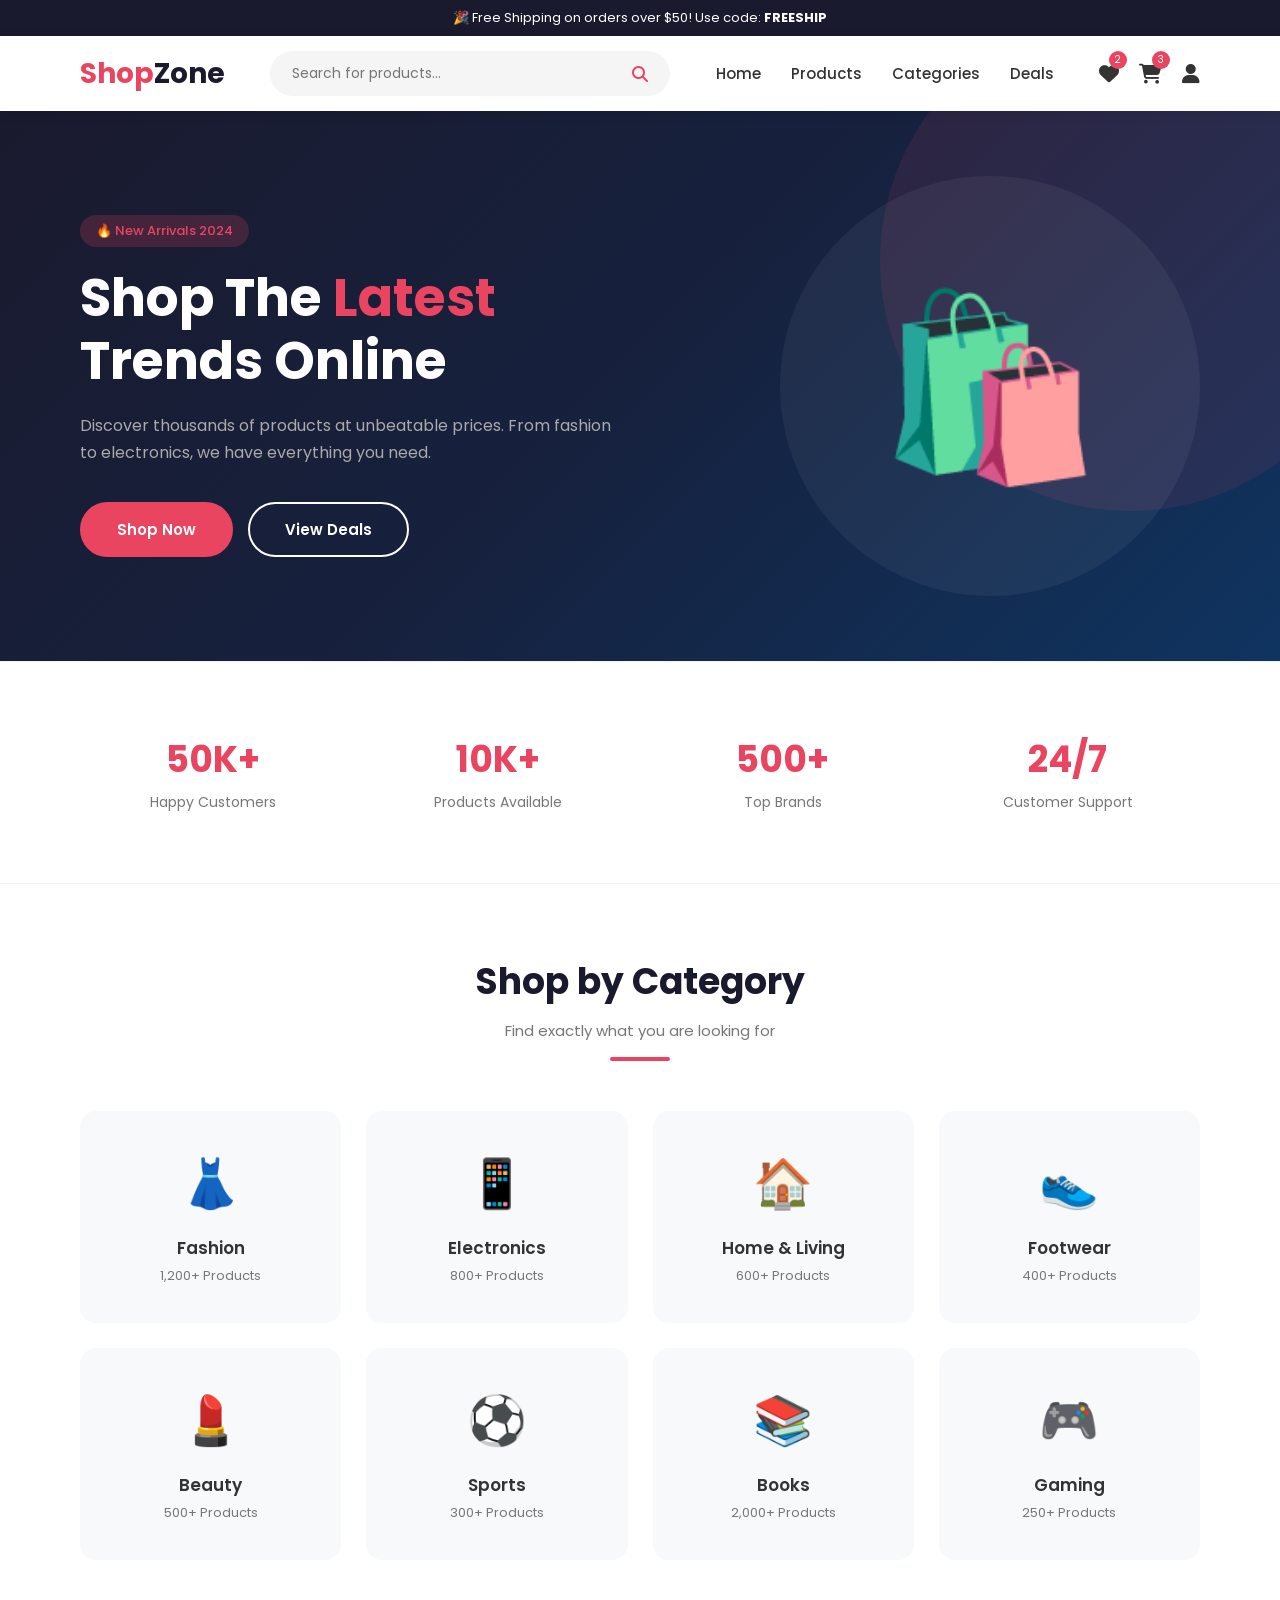
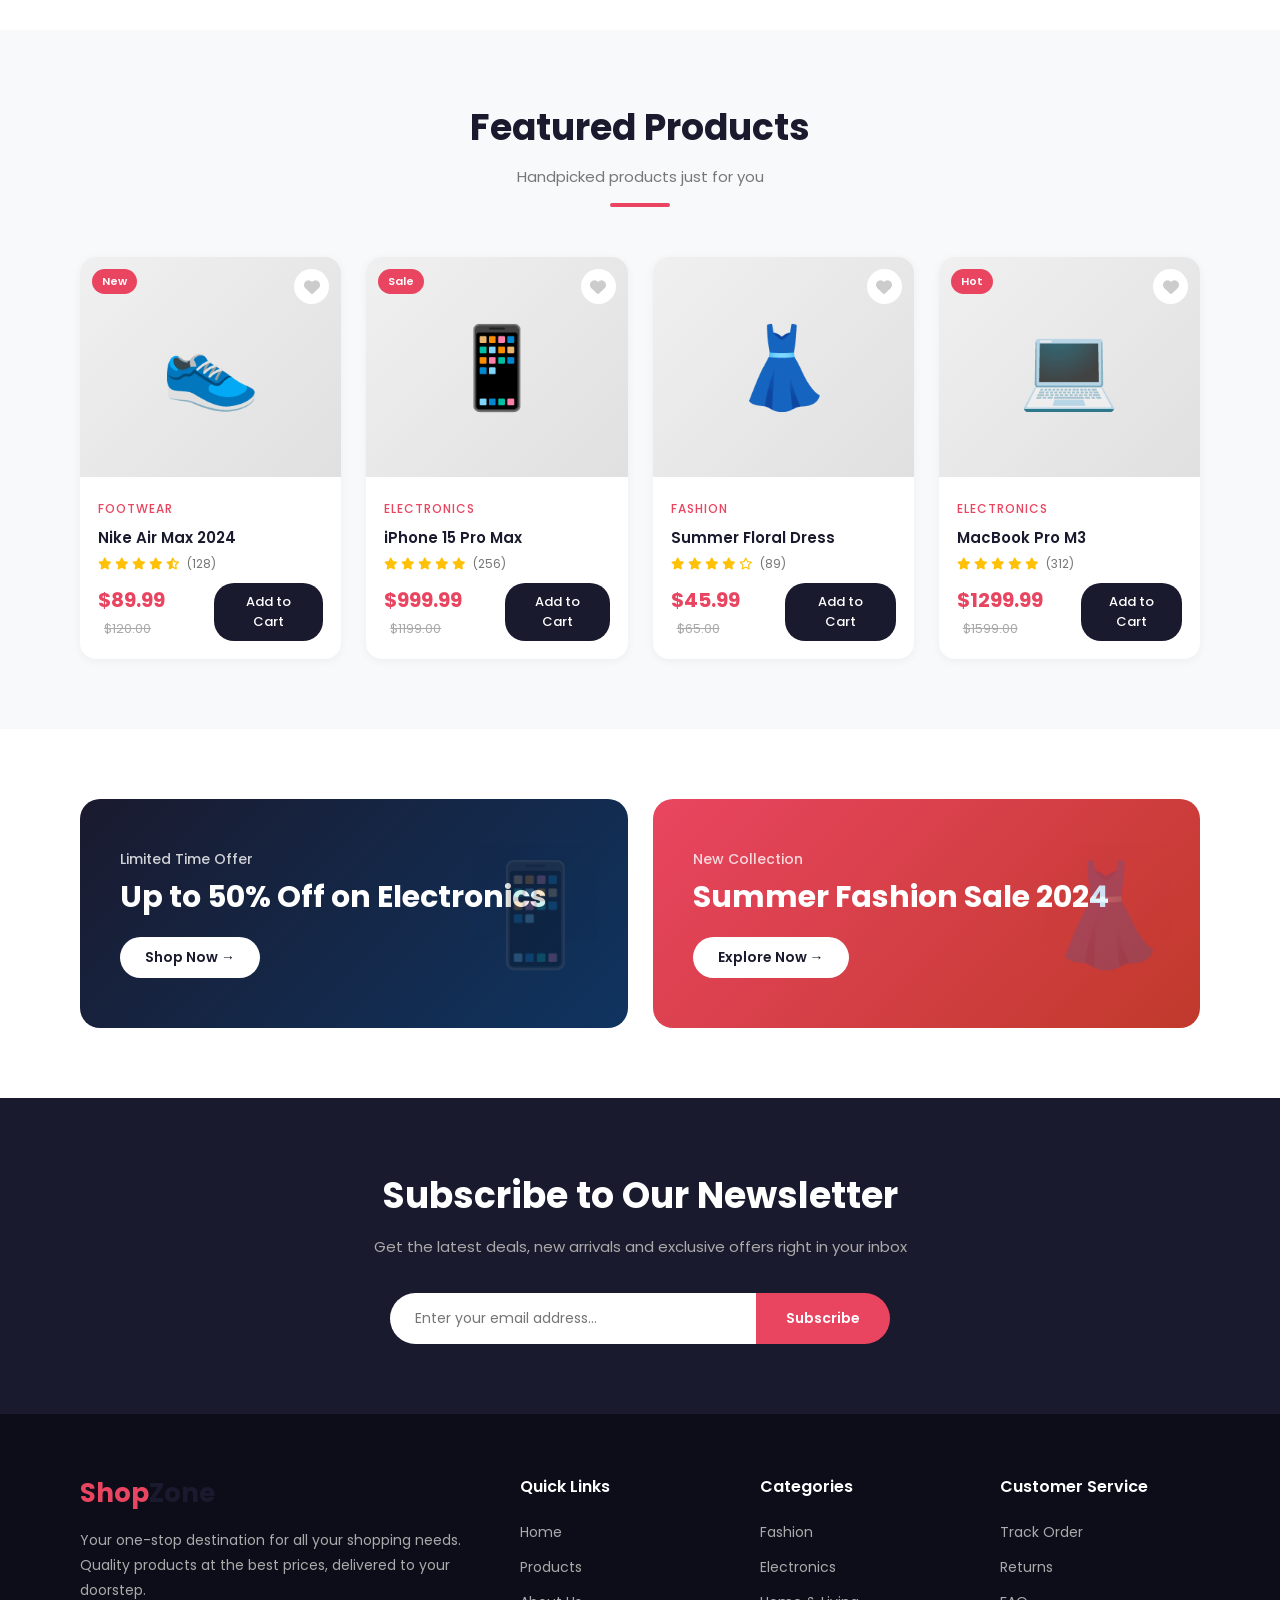
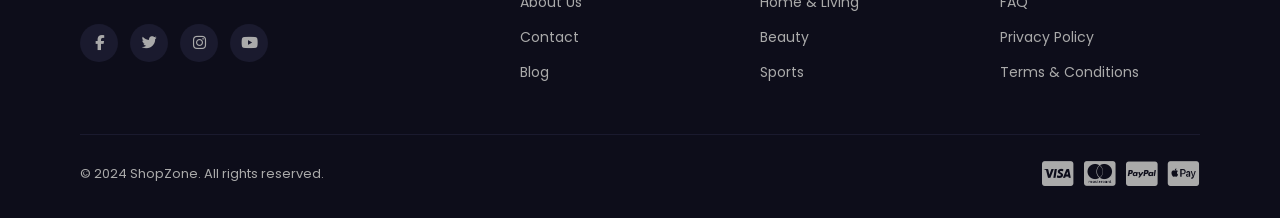
<file: index .html>
<!DOCTYPE html>
<html lang="en">
<head>
    <meta charset="UTF-8">
    <meta name="viewport" content="width=device-width, initial-scale=1.0">
    <title>ShopZone - Online Store</title>
    <link href="https://fonts.googleapis.com/css2?family=Poppins:wght@300;400;500;600;700&display=swap" rel="stylesheet">
    <link rel="stylesheet" href="https://cdnjs.cloudflare.com/ajax/libs/font-awesome/6.4.0/css/all.min.css">
    <style>
        * {
            margin: 0;
            padding: 0;
            box-sizing: border-box;
        }

        body {
            font-family: 'Poppins', sans-serif;
            color: #333;
            background: #fff;
        }

        /* ===== TOP BAR ===== */
        .top-bar {
            background: #1a1a2e;
            color: #fff;
            text-align: center;
            padding: 8px;
            font-size: 13px;
        }

        /* ===== HEADER ===== */
        header {
            background: #fff;
            box-shadow: 0 2px 10px rgba(0,0,0,0.1);
            position: sticky;
            top: 0;
            z-index: 999;
        }

        .navbar {
            display: flex;
            align-items: center;
            justify-content: space-between;
            padding: 15px 80px;
            gap: 20px;
        }

        .logo {
            font-size: 28px;
            font-weight: 700;
            color: #e94560;
            text-decoration: none;
        }

        .logo span {
            color: #1a1a2e;
        }

        .search-bar {
            display: flex;
            align-items: center;
            background: #f5f5f5;
            border-radius: 30px;
            padding: 10px 20px;
            width: 400px;
            border: 2px solid transparent;
            transition: 0.3s;
        }

        .search-bar:focus-within {
            border-color: #e94560;
            background: #fff;
        }

        .search-bar input {
            border: none;
            background: transparent;
            outline: none;
            width: 100%;
            font-size: 14px;
            font-family: 'Poppins', sans-serif;
        }

        .search-bar i {
            color: #e94560;
            cursor: pointer;
            font-size: 16px;
        }

        .nav-links {
            display: flex;
            align-items: center;
            list-style: none;
            gap: 30px;
        }

        .nav-links a {
            text-decoration: none;
            color: #333;
            font-weight: 500;
            font-size: 15px;
            transition: color 0.3s;
        }

        .nav-links a:hover {
            color: #e94560;
        }

        .nav-icons {
            display: flex;
            align-items: center;
            gap: 20px;
        }

        .nav-icons a {
            color: #333;
            font-size: 20px;
            text-decoration: none;
            position: relative;
            transition: color 0.3s;
        }

        .nav-icons a:hover {
            color: #e94560;
        }

        .badge {
            position: absolute;
            top: -8px;
            right: -8px;
            background: #e94560;
            color: #fff;
            border-radius: 50%;
            width: 18px;
            height: 18px;
            font-size: 10px;
            display: flex;
            align-items: center;
            justify-content: center;
        }

        /* ===== HERO SECTION ===== */
        .hero {
            background: linear-gradient(135deg, #1a1a2e 0%, #16213e 50%, #0f3460 100%);
            min-height: 550px;
            display: flex;
            align-items: center;
            padding: 0 80px;
            position: relative;
            overflow: hidden;
        }

        .hero::before {
            content: '';
            position: absolute;
            width: 500px;
            height: 500px;
            background: rgba(233, 69, 96, 0.1);
            border-radius: 50%;
            right: -100px;
            top: -100px;
        }

        .hero-content {
            max-width: 550px;
            z-index: 1;
        }

        .hero-content .badge-text {
            background: rgba(233, 69, 96, 0.2);
            color: #e94560;
            padding: 6px 16px;
            border-radius: 20px;
            font-size: 13px;
            font-weight: 500;
            display: inline-block;
            margin-bottom: 20px;
        }

        .hero-content h1 {
            font-size: 52px;
            font-weight: 700;
            color: #fff;
            line-height: 1.2;
            margin-bottom: 20px;
        }

        .hero-content h1 span {
            color: #e94560;
        }

        .hero-content p {
            color: #aaa;
            font-size: 16px;
            margin-bottom: 35px;
            line-height: 1.7;
        }

        .hero-buttons {
            display: flex;
            gap: 15px;
        }

        .btn-primary {
            background: #e94560;
            color: #fff;
            padding: 14px 35px;
            border-radius: 30px;
            text-decoration: none;
            font-weight: 600;
            font-size: 15px;
            transition: all 0.3s;
            border: 2px solid #e94560;
        }

        .btn-primary:hover {
            background: transparent;
            color: #e94560;
        }

        .btn-secondary {
            background: transparent;
            color: #fff;
            padding: 14px 35px;
            border-radius: 30px;
            text-decoration: none;
            font-weight: 600;
            font-size: 15px;
            transition: all 0.3s;
            border: 2px solid #fff;
        }

        .btn-secondary:hover {
            background: #fff;
            color: #1a1a2e;
        }

        .hero-image {
            position: absolute;
            right: 80px;
            top: 50%;
            transform: translateY(-50%);
            width: 420px;
            height: 420px;
            background: rgba(255,255,255,0.05);
            border-radius: 50%;
            display: flex;
            align-items: center;
            justify-content: center;
            font-size: 180px;
        }

        /* ===== CATEGORIES ===== */
        .section {
            padding: 70px 80px;
        }

        .section-title {
            text-align: center;
            margin-bottom: 50px;
        }

        .section-title h2 {
            font-size: 36px;
            font-weight: 700;
            color: #1a1a2e;
            margin-bottom: 10px;
        }

        .section-title p {
            color: #777;
            font-size: 15px;
        }

        .section-title .line {
            width: 60px;
            height: 4px;
            background: #e94560;
            margin: 15px auto 0;
            border-radius: 2px;
        }

        .categories-grid {
            display: grid;
            grid-template-columns: repeat(4, 1fr);
            gap: 25px;
        }

        .category-card {
            background: #f8f9fa;
            border-radius: 16px;
            padding: 35px 20px;
            text-align: center;
            cursor: pointer;
            transition: all 0.3s;
            border: 2px solid transparent;
            text-decoration: none;
            color: #333;
            display: block;
        }

        .category-card:hover {
            background: #1a1a2e;
            color: #fff;
            border-color: #e94560;
            transform: translateY(-5px);
            box-shadow: 0 15px 30px rgba(0,0,0,0.15);
        }

        .category-card .icon {
            font-size: 48px;
            margin-bottom: 15px;
            display: block;
        }

        .category-card h3 {
            font-size: 17px;
            font-weight: 600;
            margin-bottom: 5px;
        }

        .category-card p {
            font-size: 13px;
            color: #777;
        }

        .category-card:hover p {
            color: #aaa;
        }

        /* ===== FEATURED PRODUCTS ===== */
        .featured {
            background: #f8f9fa;
        }

        .products-grid {
            display: grid;
            grid-template-columns: repeat(4, 1fr);
            gap: 25px;
        }

        .product-card {
            background: #fff;
            border-radius: 16px;
            overflow: hidden;
            transition: all 0.3s;
            box-shadow: 0 2px 10px rgba(0,0,0,0.05);
        }

        .product-card:hover {
            transform: translateY(-8px);
            box-shadow: 0 20px 40px rgba(0,0,0,0.12);
        }

        .product-img {
            width: 100%;
            height: 220px;
            background: linear-gradient(135deg, #f0f0f0, #e0e0e0);
            display: flex;
            align-items: center;
            justify-content: center;
            font-size: 80px;
            position: relative;
            overflow: hidden;
        }

        .product-badge {
            position: absolute;
            top: 12px;
            left: 12px;
            background: #e94560;
            color: #fff;
            padding: 4px 10px;
            border-radius: 20px;
            font-size: 11px;
            font-weight: 600;
        }

        .product-wishlist {
            position: absolute;
            top: 12px;
            right: 12px;
            background: #fff;
            border: none;
            width: 35px;
            height: 35px;
            border-radius: 50%;
            cursor: pointer;
            font-size: 16px;
            display: flex;
            align-items: center;
            justify-content: center;
            transition: all 0.3s;
            color: #ccc;
        }

        .product-wishlist:hover {
            color: #e94560;
            box-shadow: 0 3px 10px rgba(0,0,0,0.1);
        }

        .product-info {
            padding: 18px;
        }

        .product-info .category {
            font-size: 12px;
            color: #e94560;
            font-weight: 500;
            text-transform: uppercase;
            letter-spacing: 1px;
        }

        .product-info h3 {
            font-size: 15px;
            font-weight: 600;
            margin: 6px 0;
            color: #1a1a2e;
        }

        .product-stars {
            display: flex;
            align-items: center;
            gap: 3px;
            margin-bottom: 10px;
        }

        .product-stars i {
            color: #ffc107;
            font-size: 12px;
        }

        .product-stars span {
            font-size: 12px;
            color: #777;
            margin-left: 4px;
        }

        .product-footer {
            display: flex;
            align-items: center;
            justify-content: space-between;
        }

        .price {
            font-size: 20px;
            font-weight: 700;
            color: #e94560;
        }

        .price-old {
            font-size: 13px;
            color: #aaa;
            text-decoration: line-through;
            margin-left: 6px;
        }

        .btn-cart {
            background: #1a1a2e;
            color: #fff;
            border: none;
            padding: 9px 18px;
            border-radius: 20px;
            cursor: pointer;
            font-size: 13px;
            font-weight: 500;
            font-family: 'Poppins', sans-serif;
            transition: all 0.3s;
        }

        .btn-cart:hover {
            background: #e94560;
        }

        /* ===== BANNER SECTION ===== */
        .banner-section {
            padding: 70px 80px;
            display: grid;
            grid-template-columns: 1fr 1fr;
            gap: 25px;
        }

        .banner-card {
            border-radius: 20px;
            padding: 50px 40px;
            position: relative;
            overflow: hidden;
            min-height: 220px;
            display: flex;
            flex-direction: column;
            justify-content: center;
        }

        .banner-card-1 {
            background: linear-gradient(135deg, #1a1a2e, #0f3460);
        }

        .banner-card-2 {
            background: linear-gradient(135deg, #e94560, #c0392b);
        }

        .banner-card h3 {
            color: #fff;
            font-size: 14px;
            font-weight: 500;
            opacity: 0.8;
            margin-bottom: 8px;
        }

        .banner-card h2 {
            color: #fff;
            font-size: 30px;
            font-weight: 700;
            margin-bottom: 20px;
            line-height: 1.3;
        }

        .banner-card a {
            background: #fff;
            color: #1a1a2e;
            padding: 10px 25px;
            border-radius: 25px;
            text-decoration: none;
            font-weight: 600;
            font-size: 14px;
            display: inline-block;
            transition: all 0.3s;
            width: fit-content;
        }

        .banner-card a:hover {
            background: #e94560;
            color: #fff;
        }

        .banner-card-2 a:hover {
            background: #1a1a2e;
        }

        .banner-emoji {
            position: absolute;
            right: 30px;
            top: 50%;
            transform: translateY(-50%);
            font-size: 100px;
            opacity: 0.2;
        }

        /* ===== NEWSLETTER ===== */
        .newsletter {
            background: #1a1a2e;
            padding: 70px 80px;
            text-align: center;
        }

        .newsletter h2 {
            color: #fff;
            font-size: 36px;
            font-weight: 700;
            margin-bottom: 12px;
        }

        .newsletter p {
            color: #aaa;
            font-size: 15px;
            margin-bottom: 35px;
        }

        .newsletter-form {
            display: flex;
            justify-content: center;
            gap: 0;
            max-width: 500px;
            margin: 0 auto;
        }

        .newsletter-form input {
            flex: 1;
            padding: 15px 25px;
            border: none;
            border-radius: 30px 0 0 30px;
            font-size: 14px;
            font-family: 'Poppins', sans-serif;
            outline: none;
        }

        .newsletter-form button {
            background: #e94560;
            color: #fff;
            border: none;
            padding: 15px 30px;
            border-radius: 0 30px 30px 0;
            cursor: pointer;
            font-size: 14px;
            font-weight: 600;
            font-family: 'Poppins', sans-serif;
            transition: background 0.3s;
        }

        .newsletter-form button:hover {
            background: #c0392b;
        }

        /* ===== FOOTER ===== */
        footer {
            background: #0d0d1a;
            color: #aaa;
            padding: 60px 80px 30px;
        }

        .footer-grid {
            display: grid;
            grid-template-columns: 2fr 1fr 1fr 1fr;
            gap: 40px;
            margin-bottom: 40px;
        }

        .footer-brand .logo {
            font-size: 26px;
            display: block;
            margin-bottom: 15px;
        }

        .footer-brand p {
            font-size: 14px;
            line-height: 1.8;
            margin-bottom: 20px;
        }

        .social-links {
            display: flex;
            gap: 12px;
        }

        .social-links a {
            width: 38px;
            height: 38px;
            background: #1a1a2e;
            border-radius: 50%;
            display: flex;
            align-items: center;
            justify-content: center;
            color: #aaa;
            text-decoration: none;
            font-size: 15px;
            transition: all 0.3s;
        }

        .social-links a:hover {
            background: #e94560;
            color: #fff;
        }

        .footer-col h4 {
            color: #fff;
            font-size: 16px;
            font-weight: 600;
            margin-bottom: 20px;
        }

        .footer-col ul {
            list-style: none;
        }

        .footer-col ul li {
            margin-bottom: 10px;
        }

        .footer-col ul li a {
            color: #aaa;
            text-decoration: none;
            font-size: 14px;
            transition: color 0.3s;
        }

        .footer-col ul li a:hover {
            color: #e94560;
        }

        .footer-bottom {
            border-top: 1px solid #1a1a2e;
            padding-top: 25px;
            display: flex;
            justify-content: space-between;
            align-items: center;
            font-size: 13px;
        }

        .payment-icons {
            display: flex;
            gap: 10px;
            font-size: 28px;
        }

        /* ===== STATS SECTION ===== */
        .stats {
            background: #fff;
            padding: 50px 80px;
            display: grid;
            grid-template-columns: repeat(4, 1fr);
            gap: 20px;
            text-align: center;
            border-top: 1px solid #f0f0f0;
            border-bottom: 1px solid #f0f0f0;
        }

        .stat-item {
            padding: 20px;
        }

        .stat-item .number {
            font-size: 36px;
            font-weight: 700;
            color: #e94560;
            display: block;
        }

        .stat-item p {
            font-size: 14px;
            color: #777;
            margin-top: 5px;
        }
    </style>
</head>
<body>

    <!-- TOP BAR -->
    <div class="top-bar">
        🎉 Free Shipping on orders over $50! Use code: <strong>FREESHIP</strong>
    </div>

    <!-- HEADER -->
    <header>
        <nav class="navbar">
            <a href="index.html" class="logo">Shop<span>Zone</span></a>

            <div class="search-bar">
                <input type="text" placeholder="Search for products...">
                <i class="fas fa-search"></i>
            </div>

            <ul class="nav-links">
                <li><a href="index.html">Home</a></li>
                <li><a href="products.html">Products</a></li>
                <li><a href="#">Categories</a></li>
                <li><a href="#">Deals</a></li>
            </ul>

            <div class="nav-icons">
                <a href="#"><i class="fas fa-heart"></i><span class="badge">2</span></a>
                <a href="#"><i class="fas fa-shopping-cart"></i><span class="badge">3</span></a>
                <a href="#"><i class="fas fa-user"></i></a>
            </div>
        </nav>
    </header>

    <!-- HERO SECTION -->
    <section class="hero">
        <div class="hero-content">
            <span class="badge-text">🔥 New Arrivals 2024</span>
            <h1>Shop The <span>Latest</span> Trends Online</h1>
            <p>Discover thousands of products at unbeatable prices. From fashion to electronics, we have everything you need.</p>
            <div class="hero-buttons">
                <a href="products.html" class="btn-primary">Shop Now</a>
                <a href="#" class="btn-secondary">View Deals</a>
            </div>
        </div>
        <div class="hero-image">🛍️</div>
    </section>

    <!-- STATS -->
    <div class="stats">
        <div class="stat-item">
            <span class="number">50K+</span>
            <p>Happy Customers</p>
        </div>
        <div class="stat-item">
            <span class="number">10K+</span>
            <p>Products Available</p>
        </div>
        <div class="stat-item">
            <span class="number">500+</span>
            <p>Top Brands</p>
        </div>
        <div class="stat-item">
            <span class="number">24/7</span>
            <p>Customer Support</p>
        </div>
    </div>

    <!-- CATEGORIES -->
    <section class="section">
        <div class="section-title">
            <h2>Shop by Category</h2>
            <p>Find exactly what you are looking for</p>
            <div class="line"></div>
        </div>
        <div class="categories-grid">
            <a href="products.html" class="category-card">
                <span class="icon">👗</span>
                <h3>Fashion</h3>
                <p>1,200+ Products</p>
            </a>
            <a href="products.html" class="category-card">
                <span class="icon">📱</span>
                <h3>Electronics</h3>
                <p>800+ Products</p>
            </a>
            <a href="products.html" class="category-card">
                <span class="icon">🏠</span>
                <h3>Home & Living</h3>
                <p>600+ Products</p>
            </a>
            <a href="products.html" class="category-card">
                <span class="icon">👟</span>
                <h3>Footwear</h3>
                <p>400+ Products</p>
            </a>
            <a href="products.html" class="category-card">
                <span class="icon">💄</span>
                <h3>Beauty</h3>
                <p>500+ Products</p>
            </a>
            <a href="products.html" class="category-card">
                <span class="icon">⚽</span>
                <h3>Sports</h3>
                <p>300+ Products</p>
            </a>
            <a href="products.html" class="category-card">
                <span class="icon">📚</span>
                <h3>Books</h3>
                <p>2,000+ Products</p>
            </a>
            <a href="products.html" class="category-card">
                <span class="icon">🎮</span>
                <h3>Gaming</h3>
                <p>250+ Products</p>
            </a>
        </div>
    </section>

    <!-- FEATURED PRODUCTS -->
    <section class="section featured">
        <div class="section-title">
            <h2>Featured Products</h2>
            <p>Handpicked products just for you</p>
            <div class="line"></div>
        </div>
        <div class="products-grid">

            <div class="product-card">
                <div class="product-img">
                    👟
                    <span class="product-badge">New</span>
                    <button class="product-wishlist"><i class="fas fa-heart"></i></button>
                </div>
                <div class="product-info">
                    <span class="category">Footwear</span>
                    <h3>Nike Air Max 2024</h3>
                    <div class="product-stars">
                        <i class="fas fa-star"></i><i class="fas fa-star"></i>
                        <i class="fas fa-star"></i><i class="fas fa-star"></i>
                        <i class="fas fa-star-half-alt"></i>
                        <span>(128)</span>
                    </div>
                    <div class="product-footer">
                        <div>
                            <span class="price">$89.99</span>
                            <span class="price-old">$120.00</span>
                        </div>
                        <button class="btn-cart">Add to Cart</button>
                    </div>
                </div>
            </div>

            <div class="product-card">
                <div class="product-img">
                    📱
                    <span class="product-badge">Sale</span>
                    <button class="product-wishlist"><i class="fas fa-heart"></i></button>
                </div>
                <div class="product-info">
                    <span class="category">Electronics</span>
                    <h3>iPhone 15 Pro Max</h3>
                    <div class="product-stars">
                        <i class="fas fa-star"></i><i class="fas fa-star"></i>
                        <i class="fas fa-star"></i><i class="fas fa-star"></i>
                        <i class="fas fa-star"></i>
                        <span>(256)</span>
                    </div>
                    <div class="product-footer">
                        <div>
                            <span class="price">$999.99</span>
                            <span class="price-old">$1199.00</span>
                        </div>
                        <button class="btn-cart">Add to Cart</button>
                    </div>
                </div>
            </div>

            <div class="product-card">
                <div class="product-img">
                    👗
                    <button class="product-wishlist"><i class="fas fa-heart"></i></button>
                </div>
                <div class="product-info">
                    <span class="category">Fashion</span>
                    <h3>Summer Floral Dress</h3>
                    <div class="product-stars">
                        <i class="fas fa-star"></i><i class="fas fa-star"></i>
                        <i class="fas fa-star"></i><i class="fas fa-star"></i>
                        <i class="far fa-star"></i>
                        <span>(89)</span>
                    </div>
                    <div class="product-footer">
                        <div>
                            <span class="price">$45.99</span>
                            <span class="price-old">$65.00</span>
                        </div>
                        <button class="btn-cart">Add to Cart</button>
                    </div>
                </div>
            </div>

            <div class="product-card">
                <div class="product-img">
                    💻
                    <span class="product-badge">Hot</span>
                    <button class="product-wishlist"><i class="fas fa-heart"></i></button>
                </div>
                <div class="product-info">
                    <span class="category">Electronics</span>
                    <h3>MacBook Pro M3</h3>
                    <div class="product-stars">
                        <i class="fas fa-star"></i><i class="fas fa-star"></i>
                        <i class="fas fa-star"></i><i class="fas fa-star"></i>
                        <i class="fas fa-star"></i>
                        <span>(312)</span>
                    </div>
                    <div class="product-footer">
                        <div>
                            <span class="price">$1299.99</span>
                            <span class="price-old">$1599.00</span>
                        </div>
                        <button class="btn-cart">Add to Cart</button>
                    </div>
                </div>
            </div>

        </div>
    </section>

    <!-- BANNER SECTION -->
    <div class="banner-section">
        <div class="banner-card banner-card-1">
            <h3>Limited Time Offer</h3>
            <h2>Up to 50% Off on Electronics</h2>
            <a href="products.html">Shop Now →</a>
            <span class="banner-emoji">📱</span>
        </div>
        <div class="banner-card banner-card-2">
            <h3>New Collection</h3>
            <h2>Summer Fashion Sale 2024</h2>
            <a href="products.html">Explore Now →</a>
            <span class="banner-emoji">👗</span>
        </div>
    </div>

    <!-- NEWSLETTER -->
    <section class="newsletter">
        <h2>Subscribe to Our Newsletter</h2>
        <p>Get the latest deals, new arrivals and exclusive offers right in your inbox</p>
        <div class="newsletter-form">
            <input type="email" placeholder="Enter your email address...">
            <button>Subscribe</button>
        </div>
    </section>

    <!-- FOOTER -->
    <footer>
        <div class="footer-grid">
            <div class="footer-brand">
                <a href="index.html" class="logo">Shop<span>Zone</span></a>
                <p>Your one-stop destination for all your shopping needs. Quality products at the best prices, delivered to your doorstep.</p>
                <div class="social-links">
                    <a href="#"><i class="fab fa-facebook-f"></i></a>
                    <a href="#"><i class="fab fa-twitter"></i></a>
                    <a href="#"><i class="fab fa-instagram"></i></a>
                    <a href="#"><i class="fab fa-youtube"></i></a>
                </div>
            </div>
            <div class="footer-col">
                <h4>Quick Links</h4>
                <ul>
                    <li><a href="index.html">Home</a></li>
                    <li><a href="products.html">Products</a></li>
                    <li><a href="#">About Us</a></li>
                    <li><a href="#">Contact</a></li>
                    <li><a href="#">Blog</a></li>
                </ul>
            </div>
            <div class="footer-col">
                <h4>Categories</h4>
                <ul>
                    <li><a href="#">Fashion</a></li>
                    <li><a href="#">Electronics</a></li>
                    <li><a href="#">Home & Living</a></li>
                    <li><a href="#">Beauty</a></li>
                    <li><a href="#">Sports</a></li>
                </ul>
            </div>
            <div class="footer-col">
                <h4>Customer Service</h4>
                <ul>
                    <li><a href="#">Track Order</a></li>
                    <li><a href="#">Returns</a></li>
                    <li><a href="#">FAQ</a></li>
                    <li><a href="#">Privacy Policy</a></li>
                    <li><a href="#">Terms & Conditions</a></li>
                </ul>
            </div>
        </div>
        <div class="footer-bottom">
            <p>© 2024 ShopZone. All rights reserved.</p>
            <div class="payment-icons">
                <i class="fab fa-cc-visa"></i>
                <i class="fab fa-cc-mastercard"></i>
                <i class="fab fa-cc-paypal"></i>
                <i class="fab fa-cc-apple-pay"></i>
            </div>
        </div>
    </footer>

    <script>
        // Cart button interaction
        const cartButtons = document.querySelectorAll('.btn-cart');
        cartButtons.forEach(btn => {
            btn.addEventListener('click', function() {
                this.textContent = 'Added ✓';
                this.style.background = '#27ae60';
                setTimeout(() => {
                    this.textContent = 'Add to Cart';
                    this.style.background = '#1a1a2e';
                }, 1500);
            });
        });

        // Wishlist button interaction
        const wishlistBtns = document.querySelectorAll('.product-wishlist');
        wishlistBtns.forEach(btn => {
            btn.addEventListener('click', function() {
                this.style.color = '#e94560';
            });
        });

        // Newsletter form
        const newsletterForm = document.querySelector('.newsletter-form');
        newsletterForm.addEventListener('submit', function(e) {
            e.preventDefault();
        });

        const subscribeBtn = document.querySelector('.newsletter-form button');
        subscribeBtn.addEventListener('click', function() {
            const input = document.querySelector('.newsletter-form input');
            if(input.value) {
                this.textContent = 'Subscribed ✓';
                this.style.background = '#27ae60';
                input.value = '';
            }
        });
    </script>

</body>
</html>
</file>
